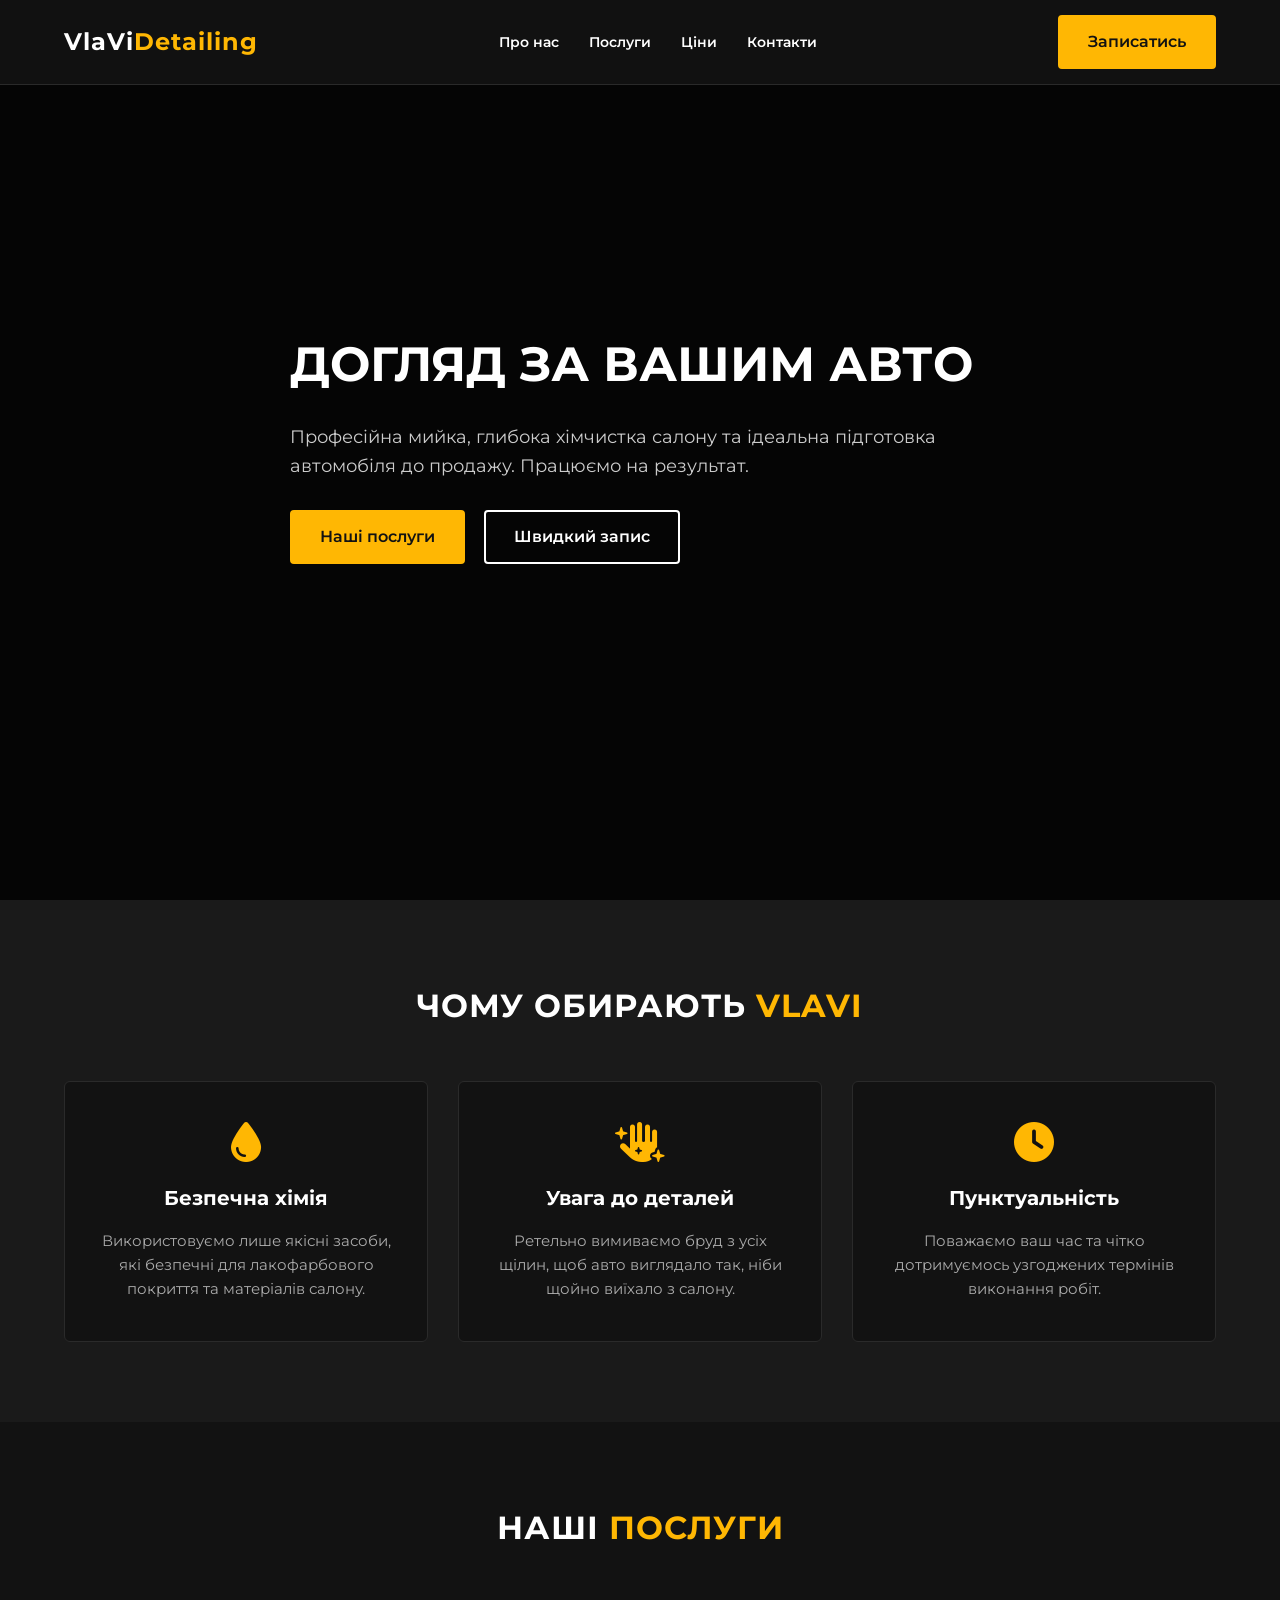
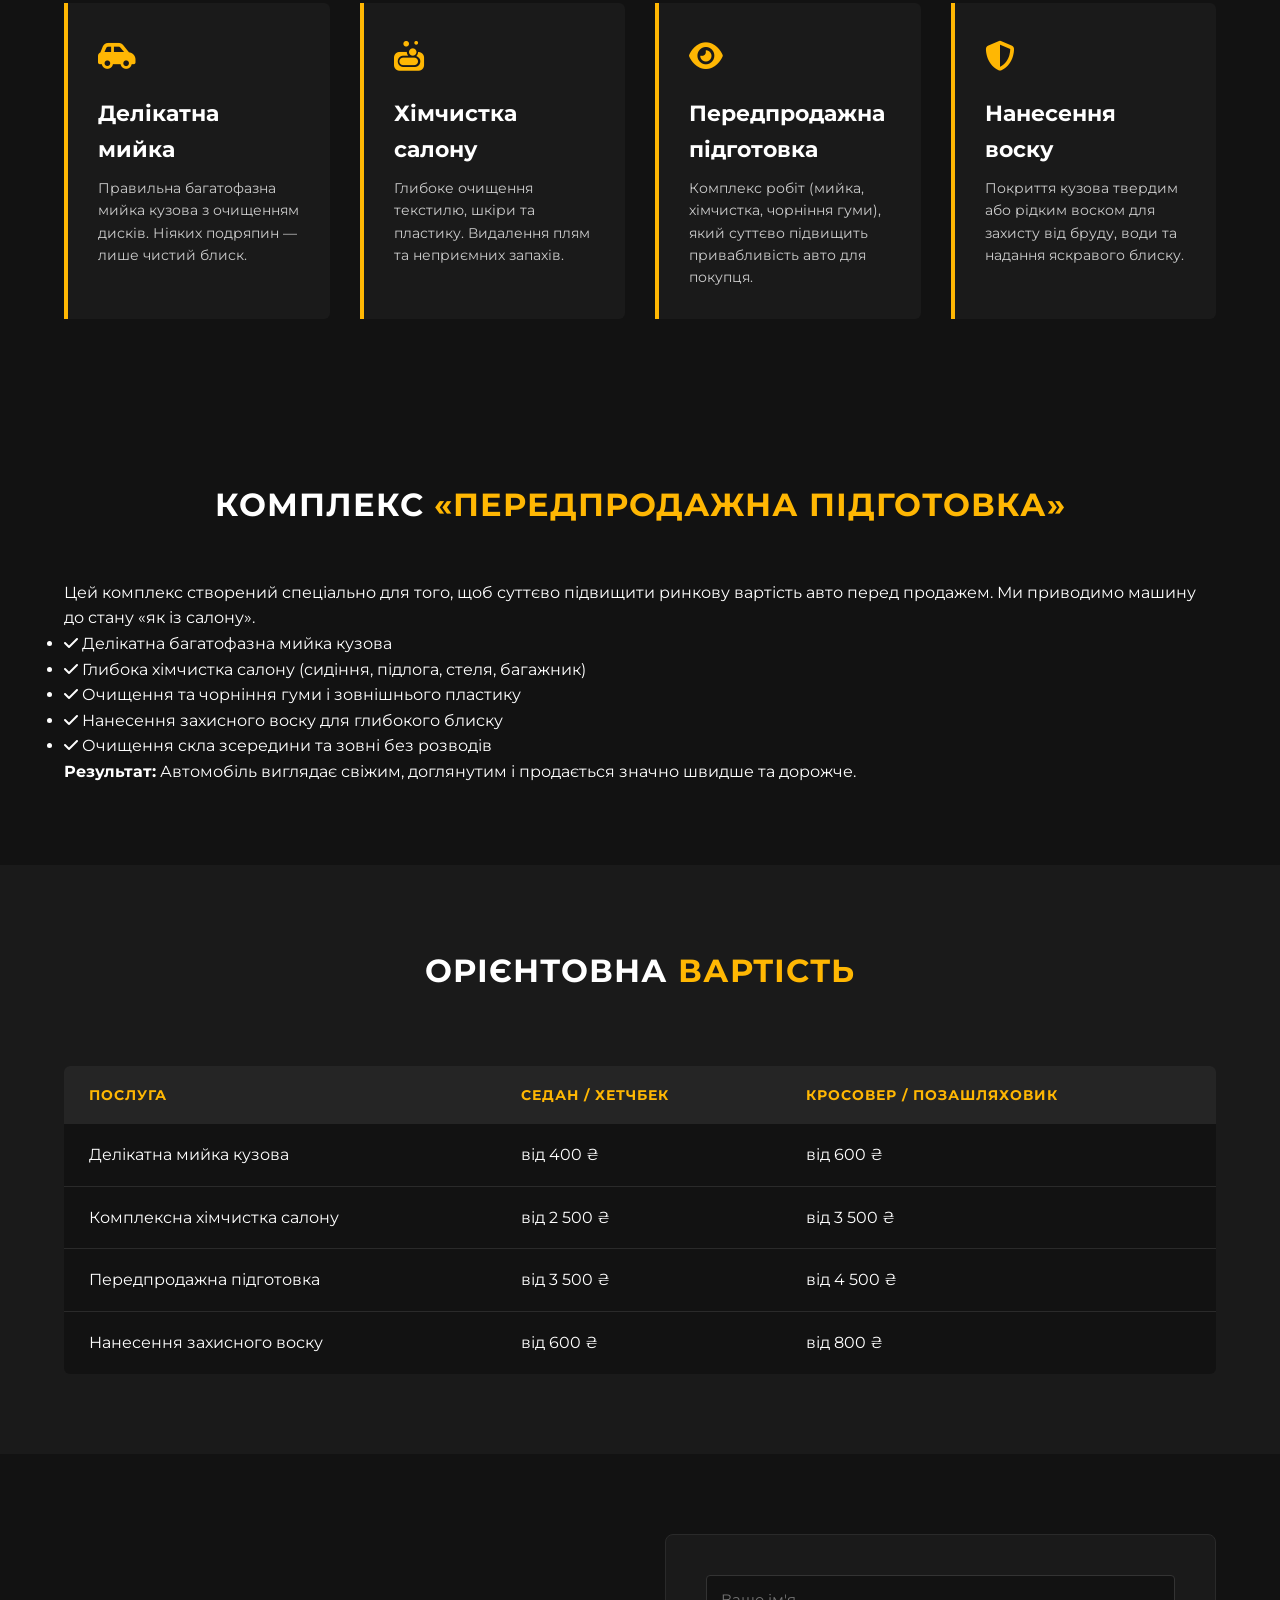
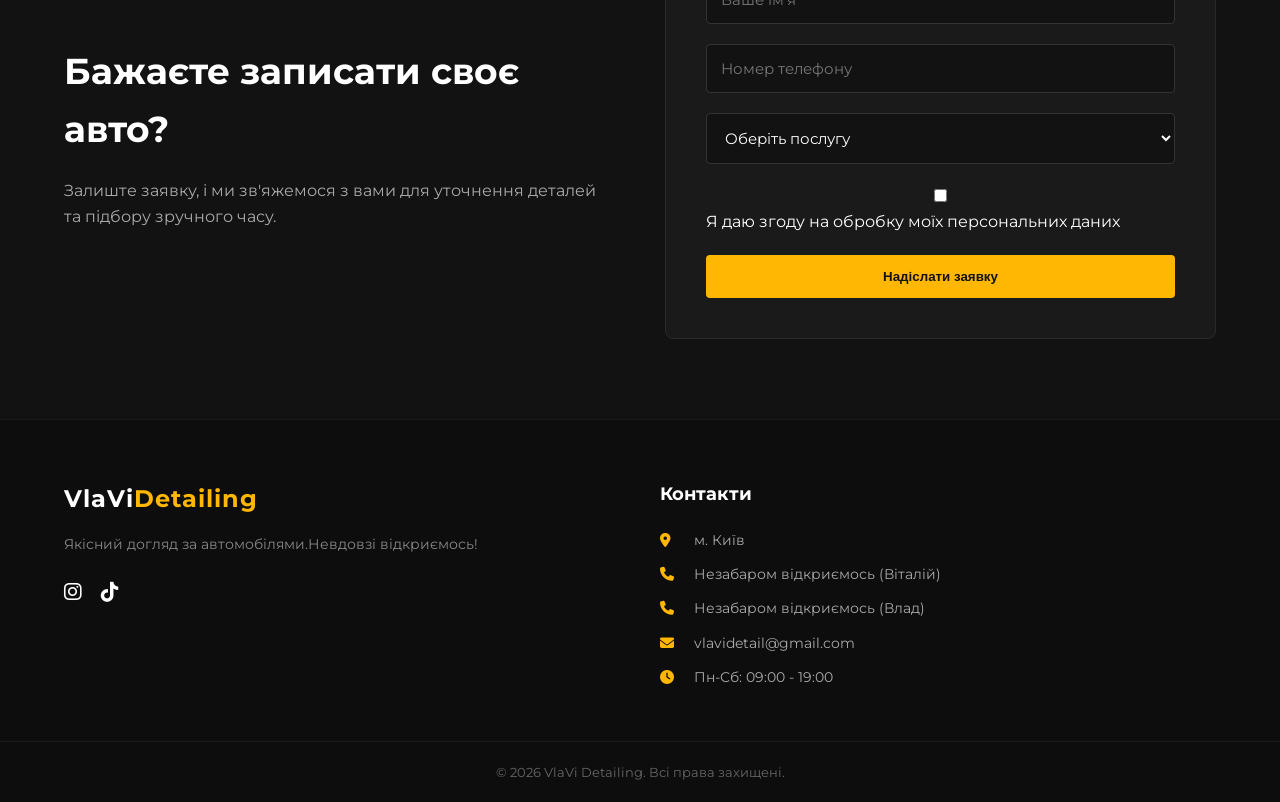
<file: index.html>
<!DOCTYPE html>
<html lang="uk">
<head>
    <meta charset="UTF-8">
    <meta name="viewport" content="width=device-width, initial-scale=1.0">
    <title>VlaVi Detailing | Мийка та хімчистка авто</title>
    <link rel="stylesheet" href="style.css">
    <!-- Іконки FontAwesome для стилю -->
    <link rel="stylesheet" href="https://cdnjs.cloudflare.com/ajax/libs/font-awesome/6.4.0/css/all.min.css">
</head>
<body>

    <!-- Шапка сайту (Header) -->
    <header>
        <div class="container header-container">
            <div class="logo">VlaVi<span>Detailing</span></div>
            <nav>
                <ul class="nav-links">
                    <li><a href="#about">Про нас</a></li>
                    <li><a href="#services">Послуги</a></li>
                    <li><a href="#prices">Ціни</a></li>
                    <li><a href="#contacts">Контакти</a></li>
                </ul>
            </nav>
            <a href="#booking" class="btn btn-primary">Записатись</a>
        </div>
    </header>

    <!-- Головний екран (Hero Section) -->
    <section class="hero">
        <div class="hero-overlay"></div>
        <div class="container hero-content">
            <h1>Догляд за вашим авто</h1>
            <p>Професійна мийка, глибока хімчистка салону та ідеальна підготовка автомобіля до продажу. Працюємо на результат.</p>
            <div class="hero-buttons">
                <a href="#services" class="btn btn-primary">Наші послуги</a>
                <a href="#booking" class="btn btn-secondary">Швидкий запис</a>
            </div>
        </div>
    </section>

    <!-- Про нас (About) -->
    <section id="about" class="about-section">
        <div class="container">
            <h2 class="section-title">Чому обирають <span>VlaVi</span></h2>
            <div class="features-grid">
                <div class="feature-card">
                    <i class="fa-solid fa-droplet"></i>
                    <h3>Безпечна хімія</h3>
                    <p>Використовуємо лише якісні засоби, які безпечні для лакофарбового покриття та матеріалів салону.</p>
                </div>
                <div class="feature-card">
                    <i class="fa-solid fa-hand-sparkles"></i>
                    <h3>Увага до деталей</h3>
                    <p>Ретельно вимиваємо бруд з усіх щілин, щоб авто виглядало так, ніби щойно виїхало з салону.</p>
                </div>
                <div class="feature-card">
                    <i class="fa-solid fa-clock"></i>
                    <h3>Пунктуальність</h3>
                    <p>Поважаємо ваш час та чітко дотримуємось узгоджених термінів виконання робіт.</p>
                </div>
            </div>
        </div>
    </section>

    <!-- Послуги (Services) -->
    <section id="services" class="services-section">
        <div class="container">
            <h2 class="section-title">Наші <span>Послуги</span></h2>
            <div class="services-grid">
                <div class="service-item">
                    <div class="service-icon"><i class="fa-solid fa-car-side"></i></div>
                    <h3>Делікатна мийка</h3>
                    <p>Правильна багатофазна мийка кузова з очищенням дисків. Ніяких подряпин — лише чистий блиск.</p>
                </div>
                <div class="service-item">
                    <div class="service-icon"><i class="fa-solid fa-soap"></i></div>
                    <h3>Хімчистка салону</h3>
                    <p>Глибоке очищення текстилю, шкіри та пластику. Видалення плям та неприємних запахів.</p>
                </div>
                <div class="service-item">
                    <div class="service-icon"><i class="fa-solid fa-eye"></i></div>
                    <h3>Передпродажна підготовка</h3>
                    <p>Комплекс робіт (мийка, хімчистка, чорніння гуми), який суттєво підвищить привабливість авто для покупця.</p>
                </div>
                <div class="service-item">
                    <div class="service-icon"><i class="fa-solid fa-shield-halved"></i></div>
                    <h3>Нанесення воску</h3>
                    <p>Покриття кузова твердим або рідким воском для захисту від бруду, води та надання яскравого блиску.</p>
                </div>
            </div>
        </div>
    </section>
<!-- Передпродажна підготовка (Pre-sale Detail) -->
    <section id="pre-sale" class="presale-section">
        <div class="container">
            <h2 class="section-title">Комплекс <span>«Передпродажна підготовка»</span></h2>
            <div class="presale-content">
                <p class="presale-intro">Цей комплекс створений спеціально для того, щоб суттєво підвищити ринкову вартість авто перед продажем. Ми приводимо машину до стану «як із салону».</p>
                <ul class="presale-list">
                    <li><i class="fa-solid fa-check"></i> Делікатна багатофазна мийка кузова</li>
                    <li><i class="fa-solid fa-check"></i> Глибока хімчистка салону (сидіння, підлога, стеля, багажник)</li>
                    <li><i class="fa-solid fa-check"></i> Очищення та чорніння гуми і зовнішнього пластику</li>
                    <li><i class="fa-solid fa-check"></i> Нанесення захисного воску для глибокого блиску</li>
                    <li><i class="fa-solid fa-check"></i> Очищення скла зсередини та зовні без розводів</li>
                </ul>
                <div class="presale-result">
                    <strong>Результат:</strong> Автомобіль виглядає свіжим, доглянутим і продається значно швидше та дорожче.
                </div>
            </div>
        </div>
    </section>
    <!-- Ціни (Prices) -->
    <section id="prices" class="prices-section">
        <div class="container">
            <h2 class="section-title">Орієнтовна <span>Вартість</span></h2>
            <div class="table-wrapper">
                <table class="price-table">
                    <thead>
                        <tr>
                            <th>Послуга</th>
                            <th>Седан / Хетчбек</th>
                            <th>Кросовер / Позашляховик</th>
                        </tr>
                    </thead>
                    <tbody>
                        <tr>
                            <td>Делікатна мийка кузова</td>
                            <td>від 400 ₴</td>
                            <td>від 600 ₴</td>
                        </tr>
                        <tr>
                            <td>Комплексна хімчистка салону</td>
                            <td>від 2 500 ₴</td>
                            <td>від 3 500 ₴</td>
                        </tr>
                        <tr>
                            <td>Передпродажна підготовка</td>
                            <td>від 3 500 ₴</td>
                            <td>від 4 500 ₴</td>
                        </tr>
                        <tr>
                            <td>Нанесення захисного воску</td>
                            <td>від 600 ₴</td>
                            <td>від 800 ₴</td>
                        </tr>
                    </tbody>
                </table>
            </div>
        </div>
    </section>

    <!-- Форма запису (Booking) -->
    <section id="booking" class="booking-section">
        <div class="container booking-container">
            <div class="booking-text">
                <h2>Бажаєте записати своє авто?</h2>
                <p>Залиште заявку, і ми зв'яжемося з вами для уточнення деталей та підбору зручного часу.</p>
            </div>
            <div class="booking-form">
                <!-- Ось тут підключений ваш Formspree -->
                <form action="https://formspree.io/f/xdaveogn" method="POST">
                    <div class="form-group">
                        <input type="text" name="Ім'я" placeholder="Ваше ім'я" required>
                    </div>
                    <div class="form-group">
                        <input type="tel" name="Телефон" placeholder="Номер телефону" required>
                    </div>
                    <div class="form-group">
                        <select name="Послуга" required>
                            <option value="" disabled selected>Оберіть послугу</option>
                            <option value="Мийка кузова">Делікатна мийка кузова</option>
                            <option value="Хімчистка салону">Хімчистка салону</option>
                            <option value="Передпродажна підготовка">Передпродажна підготовка</option>
                            <option value="Інше / Консультація">Потрібна консультація</option>
                        </select>
                    </div>
                    <div class="form-group checkbox-group">
                        <input type="checkbox" id="privacy" name="Згода на обробку даних" required>
                        <label for="privacy">Я даю згоду на обробку моїх персональних даних</label>
                    </div>
                    <button type="submit" class="btn btn-primary btn-block">Надіслати заявку</button>
                </form>
            </div>
        </div>
    </section>

    <!-- Контакти та Футер (Footer) -->
    <footer id="contacts">
        <div class="container footer-grid">
            <div class="footer-info">
                <div class="logo">VlaVi<span>Detailing</span></div>
                <p>Якісний догляд за автомобілями.Невдовзі відкриємось!</p>
                <div class="social-icons">
                    <a href="https://www.instagram.com/vlavi_detail?utm_source=qr" target="_blank"><i class="fa-brands fa-instagram"></i></a>
                    <a href="https://www.tiktok.com/@vlavi_detail?_r=1&_t=ZS-96zfWh1Il74" target="_blank"><i class="fa-brands fa-tiktok"></i></a>
                </div>
            </div>
            <div class="footer-contacts">
                <h3>Контакти</h3>
                <p><i class="fa-solid fa-location-dot"></i> м. Київ</p>
                <p><i class="fa-solid fa-phone"></i> Незабаром відкриємось (Віталій)</p>
                <p><i class="fa-solid fa-phone"></i> Незабаром відкриємось (Влад)</p>
                <p><i class="fa-solid fa-envelope"></i> vlavidetail@gmail.com</p>
                <p><i class="fa-solid fa-clock"></i> Пн-Сб: 09:00 - 19:00</p>
            </div>
        </div>
        <div class="footer-bottom">
            <p>&copy; 2026 VlaVi Detailing. Всі права захищені.</p>
        </div>
    </footer>

</body>
</html>
</file>
<file: style.css>
/* Основні скидання стилів та шрифти */
@import url('https://fonts.googleapis.com/css2?family=Montserrat:wght@300;400;600;700&display=swap');

* {
    margin: 0;
    padding: 0;
    box-sizing: border-box;
}

html {
    scroll-behavior: smooth;
}

body {
    font-family: 'Montserrat', sans-serif;
    background-color: #121212;
    color: #ffffff;
    line-height: 1.6;
}

.container {
    width: 90%;
    max-width: 1200px;
    margin: 0 auto;
}

span {
    color: #ffb703; /* Основний акцентний колір (золотий/помаранчевий) */
}

/* Шапка сайту */
header {
    background-color: rgba(18, 18, 18, 0.95);
    position: fixed;
    width: 100%;
    top: 0;
    z-index: 1000;
    border-bottom: 1px solid #2a2a2a;
    padding: 15px 0;
}

.header-container {
    display: flex;
    justify-content: space-between;
    align-items: center;
}

.logo {
    font-size: 24px;
    font-weight: 700;
    letter-spacing: 1px;
}

.nav-links {
    display: flex;
    list-style: none;
}

.nav-links li {
    margin: 0 15px;
}

.nav-links a {
    color: #ffffff;
    text-decoration: none;
    font-weight: 600;
    font-size: 14px;
    transition: color 0.3s ease;
}

.nav-links a:hover {
    color: #ffb703;
}

/* Кнопки */
.btn {
    display: inline-block;
    padding: 12px 28px;
    font-weight: 600;
    text-decoration: none;
    border-radius: 4px;
    transition: all 0.3s ease;
    cursor: pointer;
}

.btn-primary {
    background-color: #ffb703;
    color: #121212;
    border: 2px solid #ffb703;
}

.btn-primary:hover {
    background-color: transparent;
    color: #ffb703;
}

.btn-secondary {
    background-color: transparent;
    color: #ffffff;
    border: 2px solid #ffffff;
}

.btn-secondary:hover {
    background-color: #ffffff;
    color: #121212;
}

.btn-block {
    display: block;
    width: 100%;
}

/* Головний екран (Hero) */
.hero {
    height: 100vh;
    background: url('https://images.unsplash.com/photo-1616788494707-ec28f08d05a1?auto=format&fit=crop&q=80&w=1920') no-repeat center center/cover;
    display: flex;
    align-items: center;
    position: relative;
    padding-top: 80px;
}

.hero-overlay {
    position: absolute;
    top: 0;
    left: 0;
    width: 100%;
    height: 100%;
    background: rgba(0, 0, 0, 0.75);
}

.hero-content {
    position: relative;
    z-index: 10;
    max-width: 700px;
}

.hero-content h1 {
    font-size: 48px;
    font-weight: 700;
    margin-bottom: 20px;
    text-transform: uppercase;
}

.hero-content p {
    font-size: 18px;
    margin-bottom: 30px;
    color: #cccccc;
}

.hero-buttons .btn {
    margin-right: 15px;
    margin-bottom: 10px;
}

/* Загальні стилі секцій */
section {
    padding: 80px 0;
}

.section-title {
    text-align: center;
    font-size: 32px;
    font-weight: 700;
    margin-bottom: 50px;
    text-transform: uppercase;
    letter-spacing: 1px;
}

/* Переваги (About) */
.about-section {
    background-color: #1a1a1a;
}

.features-grid {
    display: grid;
    grid-template-columns: repeat(auto-fit, minmax(280px, 1fr));
    gap: 30px;
}

.feature-card {
    background-color: #121212;
    padding: 40px 30px;
    text-align: center;
    border-radius: 6px;
    border: 1px solid #2a2a2a;
    transition: transform 0.3s ease;
}

.feature-card:hover {
    transform: translateY(-5px);
    border-color: #ffb703;
}

.feature-card i {
    font-size: 40px;
    color: #ffb703;
    margin-bottom: 20px;
}

.feature-card h3 {
    margin-bottom: 15px;
    font-size: 20px;
}

.feature-card p {
    color: #aaaaaa;
    font-size: 15px;
}

/* Послуги (Services) */
.services-grid {
    display: grid;
    grid-template-columns: repeat(auto-fit, minmax(250px, 1fr));
    gap: 30px;
}

.service-item {
    background-color: #1a1a1a;
    padding: 30px;
    border-left: 4px solid #ffb703;
    border-radius: 0 6px 6px 0;
}

.service-icon {
    font-size: 30px;
    color: #ffb703;
    margin-bottom: 15px;
}

.service-item h3 {
    margin-bottom: 10px;
    font-size: 22px;
}

.service-item p {
    color: #cccccc;
    font-size: 14px;
}

/* Таблиця цін */
.prices-section {
    background-color: #1a1a1a;
}

.table-wrapper {
    overflow-x: auto;
}

.price-table {
    width: 100%;
    border-collapse: collapse;
    margin-top: 20px;
    background-color: #121212;
    border-radius: 6px;
    overflow: hidden;
}

.price-table th, .price-table td {
    padding: 18px 25px;
    text-align: left;
}

.price-table th {
    background-color: #252525;
    color: #ffb703;
    text-transform: uppercase;
    font-size: 14px;
    letter-spacing: 1px;
}

.price-table tr {
    border-bottom: 1px solid #2a2a2a;
}

.price-table tr:last-child {
    border-bottom: none;
}

.price-table tbody tr:hover {
    background-color: #161616;
}

/* Форма запису */
.booking-container {
    display: grid;
    grid-template-columns: repeat(auto-fit, minmax(320px, 1fr));
    gap: 50px;
    align-items: center;
}

.booking-text h2 {
    font-size: 36px;
    margin-bottom: 20px;
}

.booking-text p {
    color: #aaaaaa;
}

.booking-form {
    background-color: #1a1a1a;
    padding: 40px;
    border-radius: 8px;
    border: 1px solid #2a2a2a;
}

.form-group {
    margin-bottom: 20px;
}

.form-group input, .form-group select {
    width: 100%;
    padding: 14px;
    background-color: #121212;
    border: 1px solid #333333;
    color: #ffffff;
    font-family: inherit;
    border-radius: 4px;
    font-size: 15px;
    outline: none;
    transition: border-color 0.3s ease;
}

.form-group input:focus, .form-group select:focus {
    border-color: #ffb703;
}

/* Футер */
footer {
    background-color: #0d0d0d;
    padding: 60px 0 20px 0;
    border-top: 1px solid #1a1a1a;
}

.footer-grid {
    display: grid;
    grid-template-columns: repeat(auto-fit, minmax(250px, 1fr));
    gap: 40px;
    margin-bottom: 40px;
}

.footer-info .logo {
    margin-bottom: 15px;
}

.footer-info p {
    color: #888888;
    margin-bottom: 20px;
    font-size: 14px;
}

.social-icons a {
    color: #ffffff;
    font-size: 20px;
    margin-right: 15px;
    transition: color 0.3s ease;
}

.social-icons a:hover {
    color: #ffb703;
}

.footer-contacts h3 {
    font-size: 18px;
    margin-bottom: 20px;
    position: relative;
}

.footer-contacts p {
    color: #aaaaaa;
    margin-bottom: 12px;
    font-size: 14px;
}

.footer-contacts i {
    color: #ffb703;
    margin-right: 10px;
    width: 20px;
}

.footer-bottom {
    text-align: center;
    padding-top: 20px;
    border-top: 1px solid #1a1a1a;
    color: #666666;
    font-size: 13px;
}

/* Адаптивність (Мобільні пристрої) */
@media (max-width: 768px) {
    header {
        position: relative; /* Відкріплюємо шапку, щоб вона не перекривала контент */
        padding: 20px 0;
    }
    .header-container {
        flex-direction: column;
        gap: 15px;
    }
    .nav-links {
        margin-bottom: 10px;
        flex-wrap: wrap;
        justify-content: center;
        gap: 15px;
    }
    .hero-content h1 {
        font-size: 32px;
    }
    .hero {
        text-align: center;
    }
    .hero-buttons .btn {
        margin-right: 0;
        display: block;
        width: 100%;
        margin-bottom: 15px;
    }
    section {
        padding: 50px 0;
    }
}
</file>
